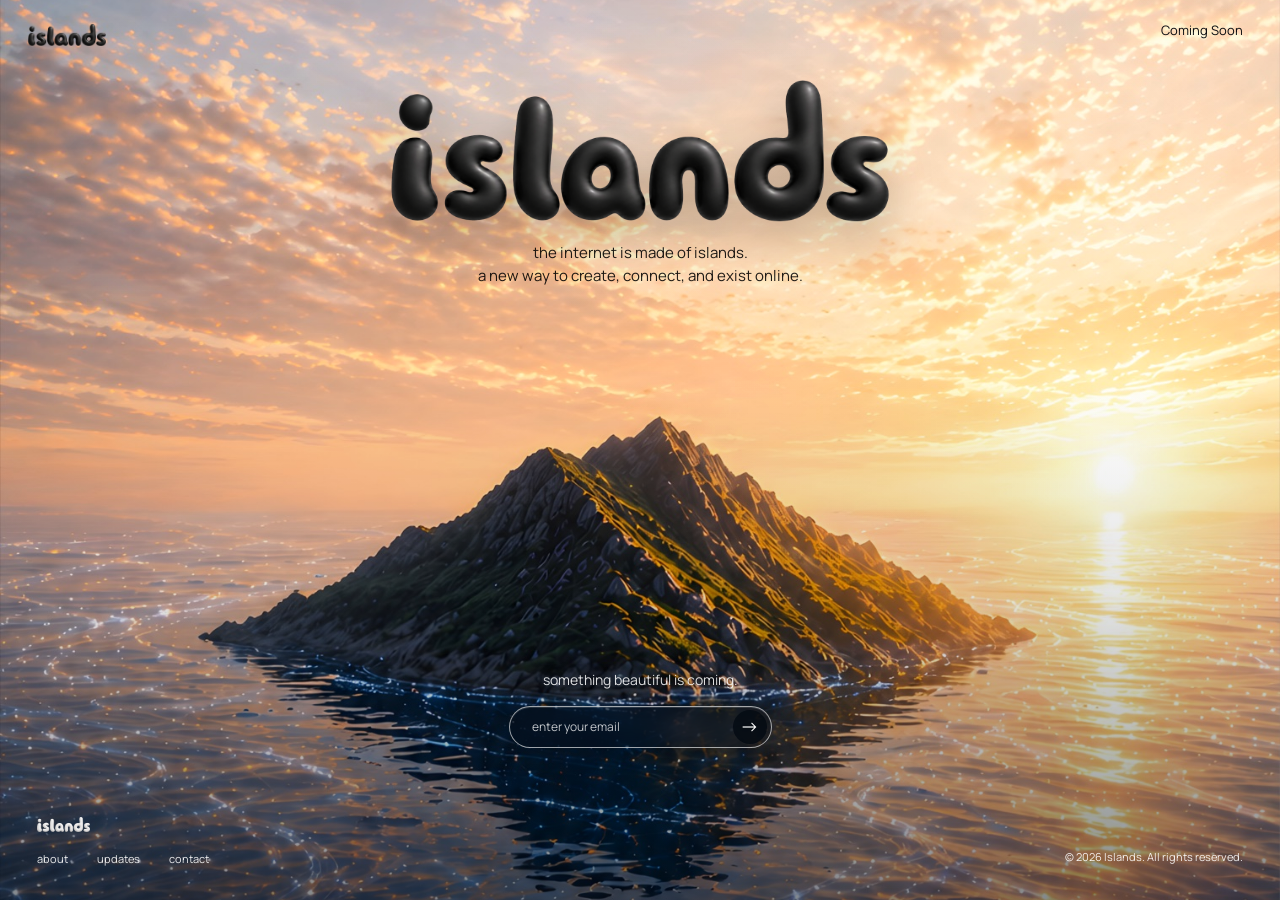
<file: index.html>
<!doctype html>
<html lang="en">
  <head>
    <meta charset="UTF-8" />
    <meta name="viewport" content="width=device-width, initial-scale=1.0" />
    <title>islands - Coming Soon</title>
    <meta
      name="description"
      content="The internet is made of islands. A new way to create, connect, and exist online."
    />
    <meta property="og:title" content="islands.bio" />
    <meta
      property="og:description"
      content="A new way to create, connect, and exist online."
    />
    <meta property="og:image" content="https://islands-bio.pages.dev/islands-bg-optimized.jpg" />
    <link rel="icon" href="./islands-word.png" type="image/png" />
    <link rel="preload" as="image" href="./islands-bg-optimized.jpg" />
    <link rel="preload" as="image" href="./islands-word.png" />
    <link rel="preconnect" href="https://fonts.googleapis.com" />
    <link rel="preconnect" href="https://fonts.gstatic.com" crossorigin />
    <link
      href="https://fonts.googleapis.com/css2?family=Manrope:wght@400;500;600;700&family=Newsreader:opsz,wght@6..72,500;6..72,600&display=swap"
      rel="stylesheet"
    />
    <link rel="stylesheet" href="./styles.css" />
  </head>
  <body>
    <a class="skip-link" href="#hero-title">Skip to content</a>
    <main class="stage" aria-labelledby="hero-title">
      <div class="hero-bg" aria-hidden="true"></div>

      <header class="site-header">
        <img class="header-mark" src="./islands-word.png" alt="islands" />
        <p>Coming Soon</p>
      </header>

      <section class="hero">
        <img id="hero-title" class="hero-wordmark" src="./islands-word.png" alt="islands" />
        <div class="intro-copy">
          <p>the internet is made of islands.</p>
          <p>a new way to create, connect, and exist online.</p>
        </div>
      </section>

      <section class="signup" aria-label="Email updates">
        <p>something beautiful is coming.</p>
        <form action="https://formsubmit.co/yoga@ethanhill.org" method="POST">
          <input type="hidden" name="_next" value="https://islands-bio.pages.dev/thanks.html" />
          <input type="hidden" name="_subject" value="New islands.bio waitlist signup" />
          <input type="hidden" name="_template" value="table" />
          <input type="hidden" name="_captcha" value="false" />
          <input type="text" name="_honey" class="honey-field" tabindex="-1" autocomplete="off" />
          <label class="sr-only" for="email">Email address</label>
          <input
            id="email"
            name="email"
            type="email"
            placeholder="enter your email"
            autocomplete="email"
            required
            aria-describedby="landing-form-status"
          />
          <button type="submit" aria-label="Join the waitlist">
            <span aria-hidden="true">→</span>
          </button>
        </form>
      </section>

      <footer class="site-footer">
        <div>
          <img class="footer-mark" src="./islands-word_white.png" alt="islands" />
          <nav aria-label="Footer">
            <a href="./about.html">about</a>
            <a href="#email">updates</a>
            <a href="mailto:hello@islands.bio">contact</a>
          </nav>
        </div>
        <p>© 2026 Islands. All rights reserved.</p>
      </footer>
    </main>
  </body>
</html>
</file>
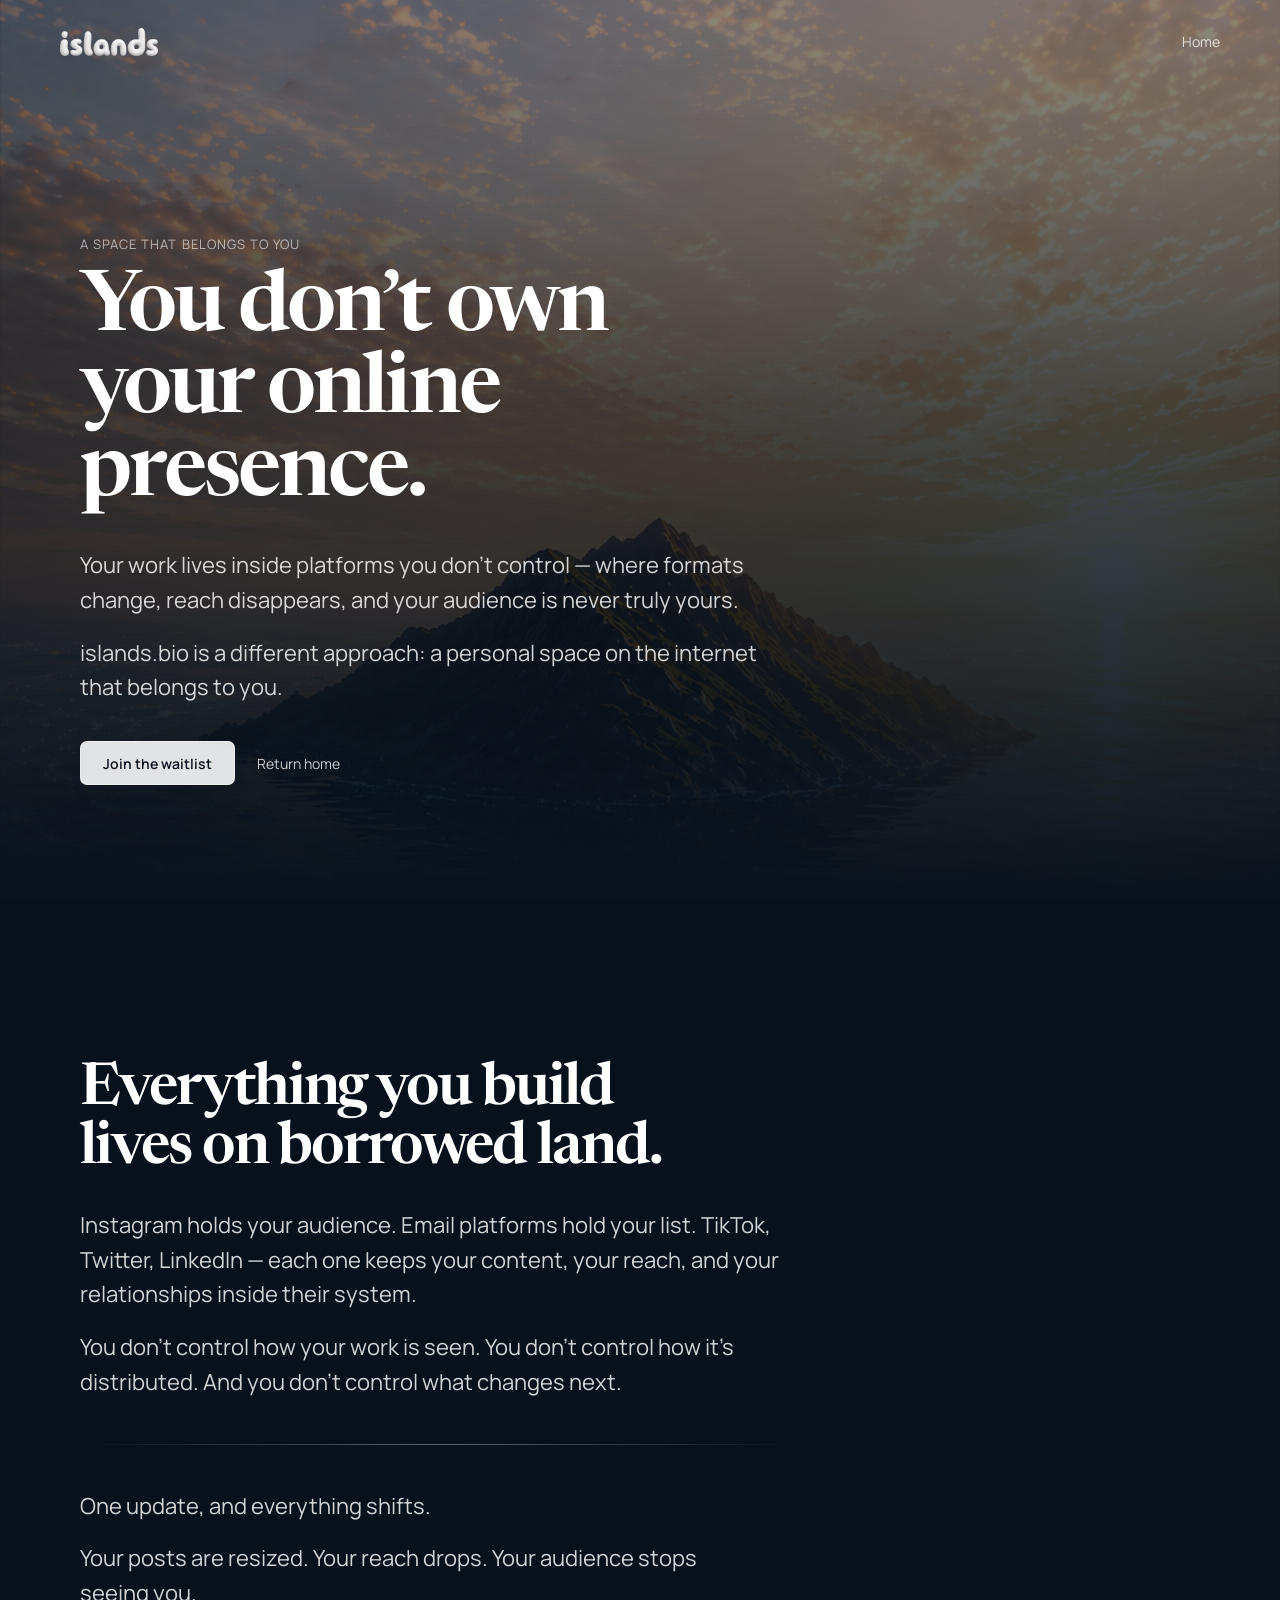
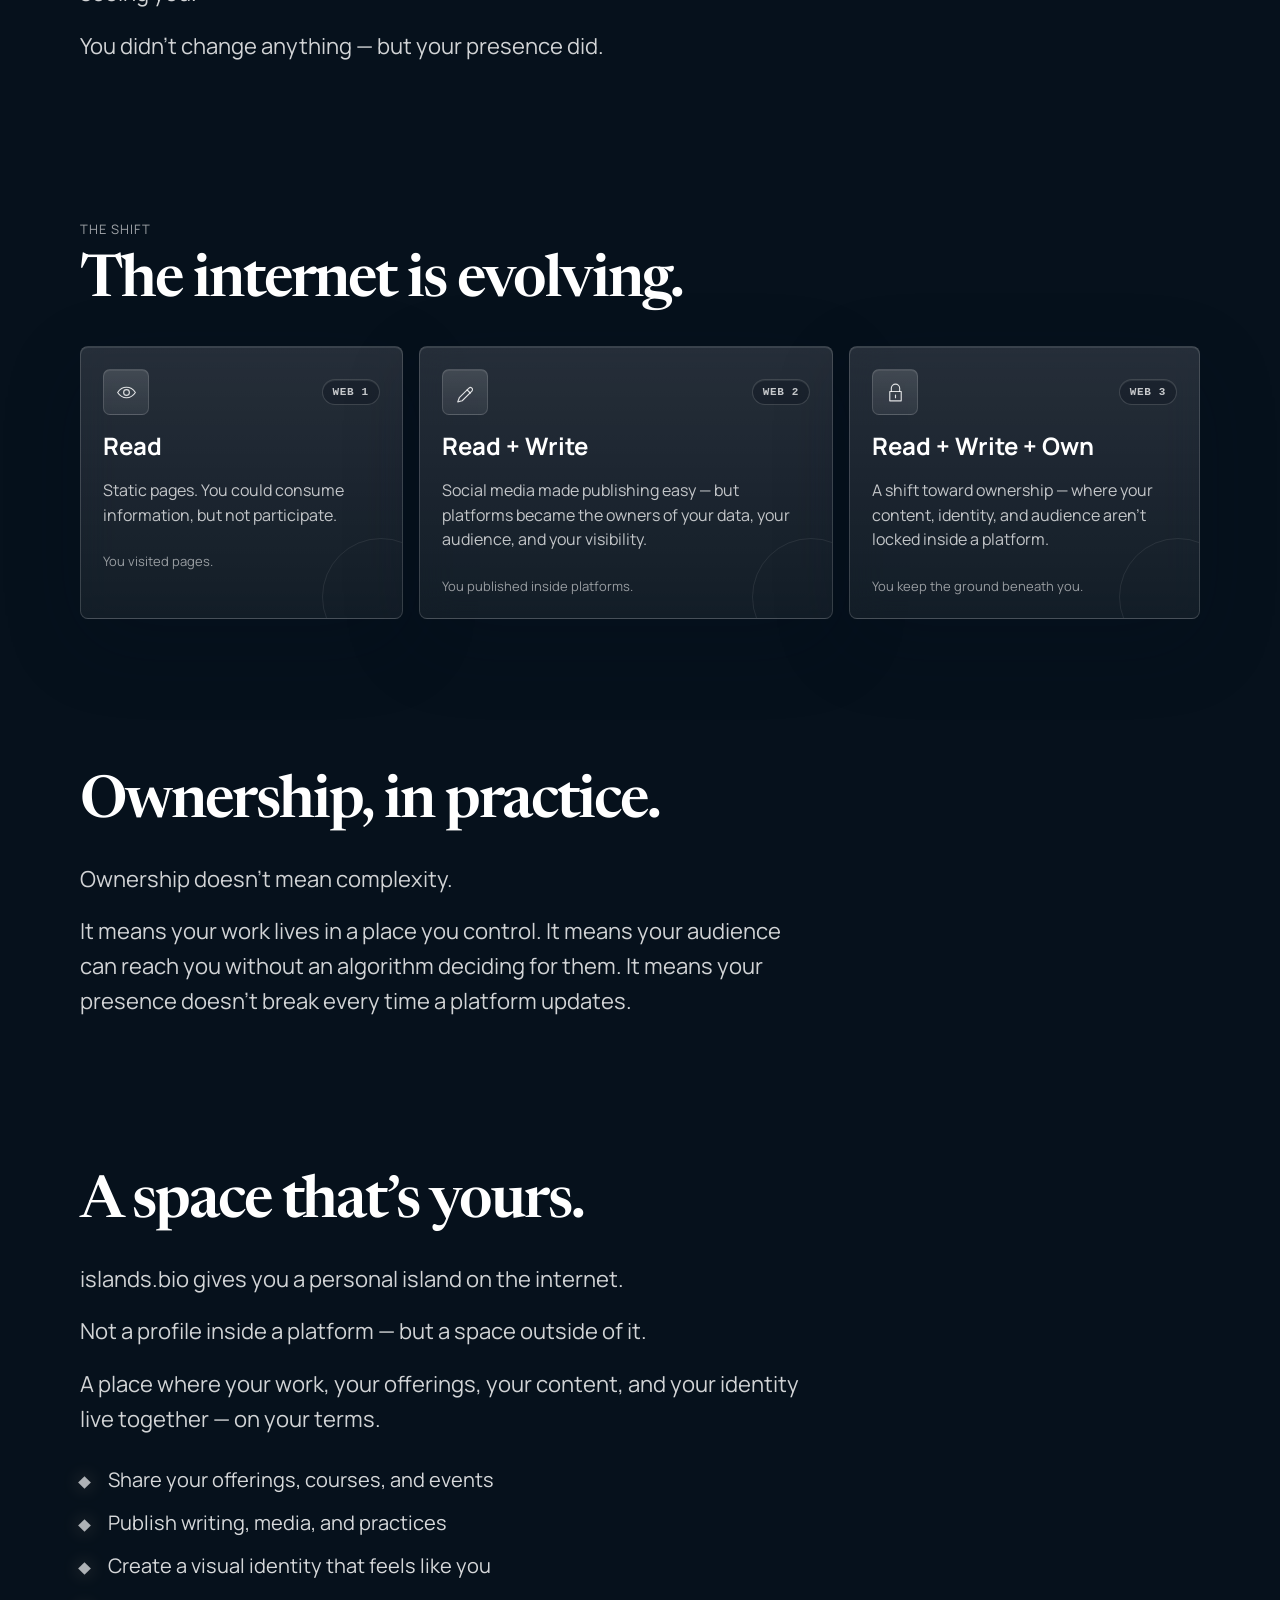
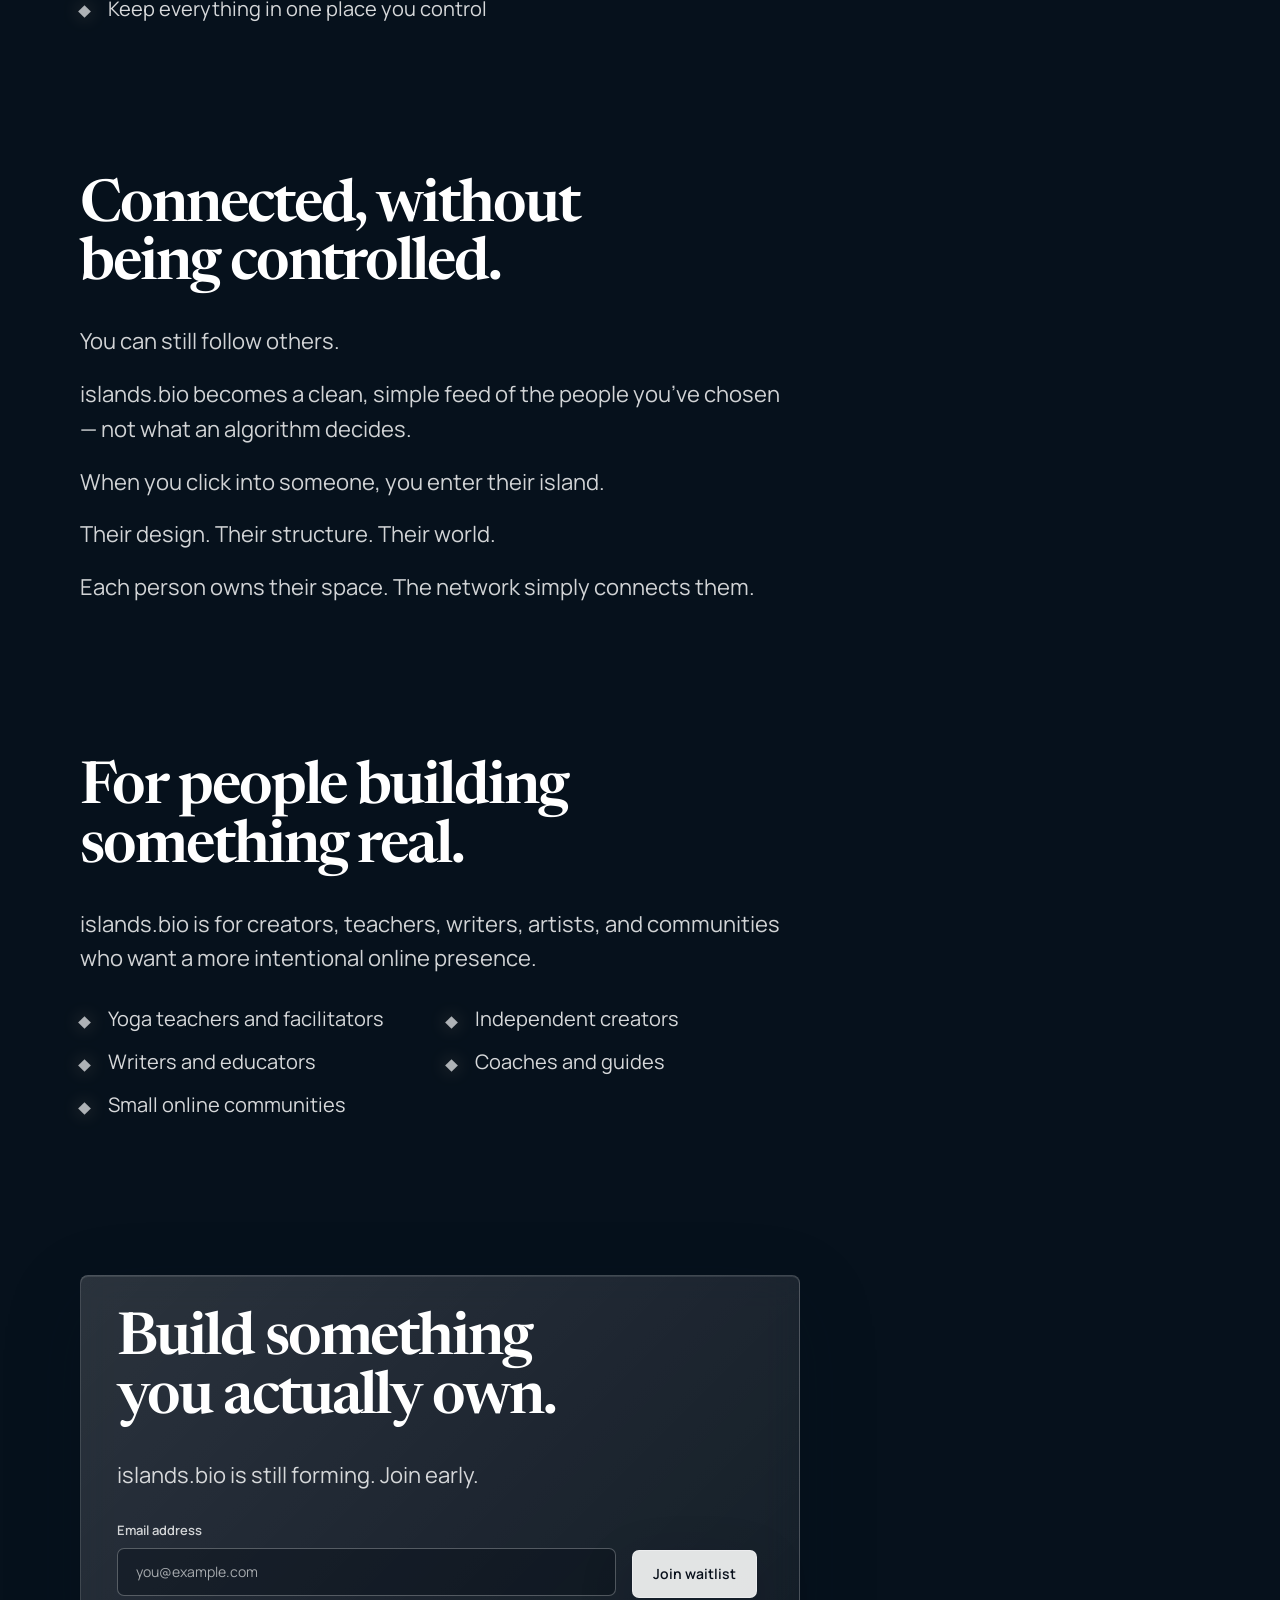
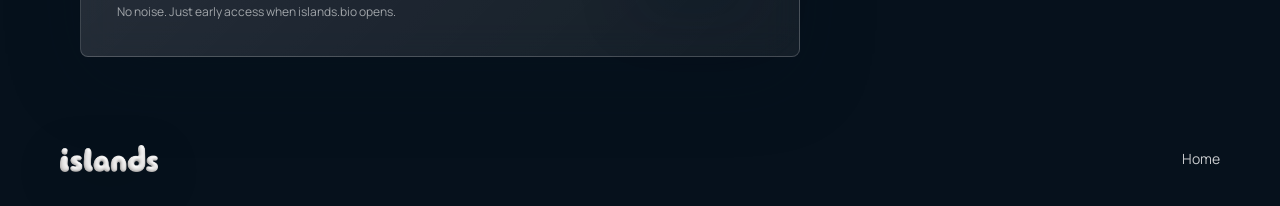
<file: about.html>
<!doctype html>
<html lang="en">
  <head>
    <meta charset="UTF-8" />
    <meta name="viewport" content="width=device-width, initial-scale=1.0" />
    <title>About islands.bio</title>
    <meta
      name="description"
      content="islands.bio is a personal space on the internet that belongs to you."
    />
    <meta property="og:title" content="About islands.bio" />
    <meta
      property="og:description"
      content="A personal space on the internet that belongs to you."
    />
    <meta property="og:image" content="https://islands-bio.pages.dev/islands-bg-optimized.jpg" />
    <link rel="icon" href="./islands-word.png" type="image/png" />
    <link rel="preload" as="image" href="./islands-bg-optimized.jpg" />
    <link rel="preload" as="image" href="./islands-word_white.png" />
    <link rel="preconnect" href="https://fonts.googleapis.com" />
    <link rel="preconnect" href="https://fonts.gstatic.com" crossorigin />
    <link
      href="https://fonts.googleapis.com/css2?family=Manrope:wght@400;500;600;700&family=Newsreader:opsz,wght@6..72,500;6..72,600&display=swap"
      rel="stylesheet"
    />
    <link rel="stylesheet" href="./styles.css" />
  </head>
  <body class="about-body">
    <a class="skip-link" href="#about-title">Skip to content</a>
    <div class="about-bg" aria-hidden="true"></div>

    <header class="about-nav">
      <a class="about-brand" href="./index.html" aria-label="islands.bio home">
        <img src="./islands-word_white.png" alt="islands" />
      </a>
      <a href="./index.html">Home</a>
    </header>

    <main class="about-page">
      <section class="about-hero" aria-labelledby="about-title">
        <p class="about-kicker">a space that belongs to you</p>
        <h1 id="about-title">You don’t own your online presence.</h1>
        <div class="about-lede">
          <p>
            Your work lives inside platforms you don’t control — where formats change, reach disappears,
            and your audience is never truly yours.
          </p>
          <p>
            islands.bio is a different approach: a personal space on the internet that belongs to you.
          </p>
        </div>
        <div class="about-actions" aria-label="About page actions">
          <a class="about-button" href="#join">Join the waitlist</a>
          <a class="about-home-link" href="./index.html">Return home</a>
        </div>
      </section>

      <section class="about-section">
        <h2>Everything you build lives on borrowed land.</h2>
        <div class="about-copy">
          <p>
            Instagram holds your audience. Email platforms hold your list. TikTok, Twitter, LinkedIn —
            each one keeps your content, your reach, and your relationships inside their system.
          </p>
          <p>
            You don’t control how your work is seen. You don’t control how it’s distributed. And you
            don’t control what changes next.
          </p>
        </div>
        <div class="about-divider" aria-hidden="true"></div>
        <div class="about-copy">
          <p>One update, and everything shifts.</p>
          <p>Your posts are resized. Your reach drops. Your audience stops seeing you.</p>
          <p>You didn’t change anything — but your presence did.</p>
        </div>
      </section>

      <section class="about-section about-section-wide">
        <div class="about-section-heading">
          <p class="about-kicker">the shift</p>
          <h2>The internet is evolving.</h2>
        </div>
        <div class="web-cards" aria-label="Web evolution">
          <article class="web-card web-card-small">
            <div class="web-card-top">
              <span class="web-icon" aria-hidden="true">
                <svg viewBox="0 0 48 48" focusable="false">
                  <path d="M7 24s6.5-10 17-10 17 10 17 10-6.5 10-17 10S7 24 7 24Z" />
                  <circle cx="24" cy="24" r="5.5" />
                </svg>
              </span>
              <p class="web-label">Web 1</p>
            </div>
            <h3>Read</h3>
            <p>Static pages. You could consume information, but not participate.</p>
            <p class="web-note">You visited pages.</p>
          </article>
          <article class="web-card web-card-large">
            <div class="web-card-top">
              <span class="web-icon" aria-hidden="true">
                <svg viewBox="0 0 48 48" focusable="false">
                  <path d="M14 34 32.5 15.5a4 4 0 0 1 5.7 5.7L19.6 39.8 11 42l3-8Z" />
                  <path d="m29 19 6 6" />
                </svg>
              </span>
              <p class="web-label">Web 2</p>
            </div>
            <h3>Read + Write</h3>
            <p>
              Social media made publishing easy — but platforms became the owners of your data, your
              audience, and your visibility.
            </p>
            <p class="web-note">You published inside platforms.</p>
          </article>
          <article class="web-card web-card-small web-card-own">
            <div class="web-card-top">
              <span class="web-icon" aria-hidden="true">
                <svg viewBox="0 0 48 48" focusable="false">
                  <path d="M16 22v-6a8 8 0 0 1 16 0v6" />
                  <path d="M13 22h22v18H13z" />
                  <path d="M24 29v5" />
                </svg>
              </span>
              <p class="web-label">Web 3</p>
            </div>
            <h3>Read + Write + Own</h3>
            <p>
              A shift toward ownership — where your content, identity, and audience aren’t locked inside
              a platform.
            </p>
            <p class="web-note">You keep the ground beneath you.</p>
          </article>
        </div>
      </section>

      <section class="about-section">
        <h2>Ownership, in practice.</h2>
        <div class="about-copy">
          <p>Ownership doesn’t mean complexity.</p>
          <p>
            It means your work lives in a place you control. It means your audience can reach you without
            an algorithm deciding for them. It means your presence doesn’t break every time a platform
            updates.
          </p>
        </div>
      </section>

      <section class="about-section">
        <h2>A space that’s yours.</h2>
        <div class="about-copy">
          <p>islands.bio gives you a personal island on the internet.</p>
          <p>Not a profile inside a platform — but a space outside of it.</p>
          <p>
            A place where your work, your offerings, your content, and your identity live together — on
            your terms.
          </p>
        </div>
        <ul class="about-list">
          <li>Share your offerings, courses, and events</li>
          <li>Publish writing, media, and practices</li>
          <li>Create a visual identity that feels like you</li>
          <li>Keep everything in one place you control</li>
        </ul>
      </section>

      <section class="about-section">
        <h2>Connected, without being controlled.</h2>
        <div class="about-copy">
          <p>You can still follow others.</p>
          <p>
            islands.bio becomes a clean, simple feed of the people you’ve chosen — not what an algorithm
            decides.
          </p>
          <p>When you click into someone, you enter their island.</p>
          <p>Their design. Their structure. Their world.</p>
          <p>Each person owns their space. The network simply connects them.</p>
        </div>
      </section>

      <section class="about-section">
        <h2>For people building something real.</h2>
        <div class="about-copy">
          <p>
            islands.bio is for creators, teachers, writers, artists, and communities who want a more
            intentional online presence.
          </p>
        </div>
        <ul class="about-list compact-list">
          <li>Yoga teachers and facilitators</li>
          <li>Independent creators</li>
          <li>Writers and educators</li>
          <li>Coaches and guides</li>
          <li>Small online communities</li>
        </ul>
      </section>

      <section id="join" class="about-section closing-cta">
        <h2>Build something you actually own.</h2>
        <p>islands.bio is still forming. Join early.</p>
        <form class="about-form" action="https://formsubmit.co/yoga@ethanhill.org" method="POST">
          <input type="hidden" name="_next" value="https://islands-bio.pages.dev/thanks.html" />
          <input type="hidden" name="_subject" value="New islands.bio waitlist signup" />
          <input type="hidden" name="_template" value="table" />
          <input type="hidden" name="_captcha" value="false" />
          <input type="text" name="_honey" class="honey-field" tabindex="-1" autocomplete="off" />
          <div class="about-field">
            <label for="about-email">Email address</label>
            <input
              id="about-email"
              name="email"
              type="email"
              placeholder="you@example.com"
              autocomplete="email"
              required
              aria-describedby="about-email-help"
            />
            <p id="about-email-help">No noise. Just early access when islands.bio opens.</p>
          </div>
          <button type="submit">Join waitlist</button>
        </form>
      </section>
    </main>

    <footer class="about-footer">
      <a class="about-brand" href="./index.html" aria-label="islands.bio home">
        <img src="./islands-word_white.png" alt="islands" />
      </a>
      <a href="./index.html">Home</a>
    </footer>
  </body>
</html>
</file>
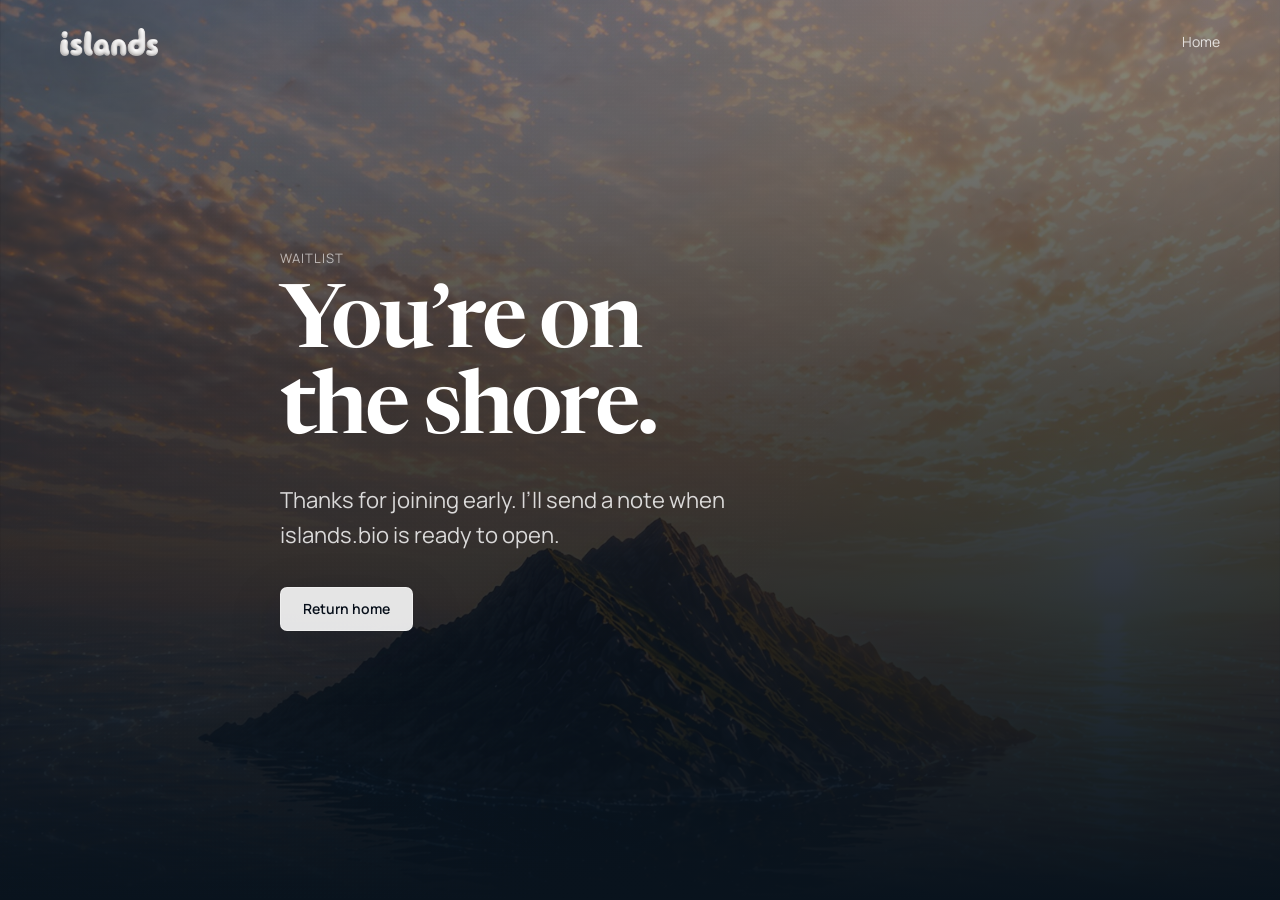
<file: thanks.html>
<!doctype html>
<html lang="en">
  <head>
    <meta charset="UTF-8" />
    <meta name="viewport" content="width=device-width, initial-scale=1.0" />
    <title>You're on the shore — islands.bio</title>
    <meta name="description" content="Thanks for joining the islands.bio waitlist." />
    <meta property="og:title" content="You're on the shore — islands.bio" />
    <meta property="og:description" content="Thanks for joining the islands.bio waitlist." />
    <meta property="og:image" content="https://islands-bio.pages.dev/islands-bg-optimized.jpg" />
    <link rel="icon" href="./islands-word.png" type="image/png" />
    <link rel="preload" as="image" href="./islands-bg-optimized.jpg" />
    <link rel="preload" as="image" href="./islands-word_white.png" />
    <link rel="preconnect" href="https://fonts.googleapis.com" />
    <link rel="preconnect" href="https://fonts.gstatic.com" crossorigin />
    <link
      href="https://fonts.googleapis.com/css2?family=Manrope:wght@400;500;600;700&family=Newsreader:opsz,wght@6..72,500;6..72,600&display=swap"
      rel="stylesheet"
    />
    <link rel="stylesheet" href="./styles.css" />
  </head>
  <body class="about-body">
    <a class="skip-link" href="#thanks-title">Skip to content</a>
    <div class="about-bg" aria-hidden="true"></div>

    <header class="about-nav">
      <a class="about-brand" href="./index.html" aria-label="islands.bio home">
        <img src="./islands-word_white.png" alt="islands" />
      </a>
      <a href="./index.html">Home</a>
    </header>

    <main class="not-found-page" aria-labelledby="thanks-title">
      <p class="about-kicker">waitlist</p>
      <h1 id="thanks-title">You’re on the shore.</h1>
      <p>Thanks for joining early. I’ll send a note when islands.bio is ready to open.</p>
      <a class="about-button" href="./index.html">Return home</a>
    </main>
  </body>
</html>
</file>
<file: styles.css>
:root {
  --ink: #0c0d11;
  --deep: #06111c;
  --white: #fff;
  --soft-white: rgba(255, 255, 255, 0.86);
  --line: rgba(255, 255, 255, 0.62);
  --font-sans: "Manrope", "Avenir Next", "Helvetica Neue", Arial, sans-serif;
  --font-serif: "Newsreader", Georgia, serif;
  --font-mono: "SF Mono", "Geist Mono", "JetBrains Mono", "IBM Plex Mono", Consolas, monospace;
}

* {
  box-sizing: border-box;
}

html,
body {
  min-height: 100%;
  margin: 0;
  scroll-behavior: smooth;
}

body {
  min-height: 100svh;
  display: grid;
  place-items: center;
  padding: 0;
  color: var(--ink);
  background: var(--white);
  font-family: var(--font-sans);
  letter-spacing: 0;
}

a {
  color: inherit;
  text-decoration: none;
}

a,
button,
input {
  transition:
    color 220ms cubic-bezier(0.16, 1, 0.3, 1),
    background-color 220ms cubic-bezier(0.16, 1, 0.3, 1),
    border-color 220ms cubic-bezier(0.16, 1, 0.3, 1),
    opacity 220ms cubic-bezier(0.16, 1, 0.3, 1),
    transform 220ms cubic-bezier(0.16, 1, 0.3, 1);
}

a:focus-visible,
button:focus-visible,
input:focus-visible {
  outline: 2px solid rgba(255, 255, 255, 0.86);
  outline-offset: 4px;
}

button:active,
.about-button:active {
  transform: scale(0.98);
}

.skip-link {
  position: fixed;
  left: 18px;
  top: 18px;
  z-index: 5;
  padding: 10px 14px;
  border-radius: 6px;
  color: #07121d;
  background: rgba(255, 255, 255, 0.92);
  transform: translateY(-72px);
}

.skip-link:focus {
  transform: translateY(0);
}

.stage {
  position: relative;
  width: 100vw;
  min-height: 100svh;
  overflow: hidden;
  isolation: isolate;
  border-radius: 0;
  display: grid;
  grid-template-rows: auto 1fr auto auto;
  padding: 31px 37px 35px;
  box-shadow: 0 1px 0 rgba(9, 12, 16, 0.08);
}

.hero-bg {
  position: absolute;
  inset: 0;
  z-index: -2;
  background-image: url("./islands-bg-optimized.jpg");
  background-size: cover;
  background-position: 50% 43%;
  filter: saturate(1.02) contrast(1.01);
}

.hero-bg::after {
  content: "";
  position: absolute;
  inset: 0;
  z-index: 1;
  background:
    linear-gradient(to bottom, rgba(255, 255, 255, 0.03), transparent 42%, rgba(0, 8, 18, 0.11) 66%, rgba(0, 8, 18, 0.48) 100%),
    radial-gradient(circle at 72% 17%, rgba(255, 230, 180, 0.12), transparent 34%);
  pointer-events: none;
}

.site-header,
.site-footer {
  display: flex;
  align-items: flex-start;
  justify-content: space-between;
  gap: 24px;
}

.site-header {
  font-size: 13px;
  line-height: 1;
  transform: translateY(-7px);
}

.site-header p,
.site-footer p,
.signup p,
.intro-copy p {
  margin: 0;
}

.header-mark {
  width: 78px;
  height: auto;
  display: block;
  transform: translateX(-9px);
}

.hero {
  align-self: start;
  justify-self: center;
  width: 100%;
  padding-top: clamp(22px, calc(8.6svh - 50px), 44px);
  text-align: center;
}

.hero-wordmark {
  width: min(500px, 60vw);
  height: auto;
  display: block;
  margin: 0 auto;
  filter: drop-shadow(0 18px 24px rgba(0, 0, 0, 0.24));
}

.intro-copy {
  margin-top: 19px;
  font-size: 15px;
  line-height: 1.55;
  color: rgba(0, 0, 0, 0.88);
  text-shadow: 0 1px 18px rgba(255, 255, 255, 0.34);
}

.signup {
  justify-self: center;
  align-self: end;
  width: min(263px, 100%);
  margin-bottom: 69px;
  color: var(--soft-white);
  text-align: center;
  font-size: 14px;
  line-height: 1.2;
  text-shadow: 0 1px 18px rgba(0, 0, 0, 0.42);
}

.signup form {
  position: relative;
  height: 42px;
  margin-top: 17px;
  padding: 4px;
  display: flex;
  align-items: center;
  border: 1px solid var(--line);
  border-radius: 999px;
  background: rgba(5, 17, 30, 0.21);
  box-shadow: inset 0 1px 0 rgba(255, 255, 255, 0.14);
  backdrop-filter: blur(14px);
}

.signup input {
  min-width: 0;
  flex: 1;
  height: 100%;
  border: 0;
  outline: 0;
  padding: 0 18px;
  color: var(--white);
  background: transparent;
  font: inherit;
  font-size: 12px;
}

.signup input::placeholder {
  color: rgba(255, 255, 255, 0.75);
}

.signup button {
  width: 34px;
  height: 34px;
  border: 0;
  border-radius: 50%;
  display: grid;
  place-items: center;
  flex: 0 0 auto;
  color: var(--white);
  background: rgba(3, 9, 18, 0.78);
  font: inherit;
  font-size: 19px;
  line-height: 1;
  cursor: pointer;
  transition: transform 160ms ease, background-color 160ms ease;
}

.signup button:hover,
.signup button:focus-visible {
  transform: translateX(2px);
  background: rgba(3, 9, 18, 0.95);
}

.form-status {
  position: absolute;
  left: 50%;
  top: calc(100% + 12px);
  width: max-content;
  max-width: 100%;
  color: rgba(255, 255, 255, 0.78);
  font-size: 12px;
  opacity: 0;
  pointer-events: none;
  transform: translateX(-50%) translateY(-4px);
}

form[data-sent="true"] .form-status {
  opacity: 1;
  transform: translateX(-50%) translateY(0);
}

.honey-field {
  position: absolute;
  left: -10000px;
  width: 1px;
  height: 1px;
  opacity: 0;
  pointer-events: none;
}

.site-footer {
  color: var(--white);
  font-size: 11px;
  line-height: 1.1;
}

.footer-mark {
  width: 53px;
  height: auto;
  display: block;
  margin-bottom: 21px;
}

.site-footer nav {
  display: flex;
  align-items: center;
  gap: 29px;
}

.site-footer a,
.site-footer p {
  color: rgba(255, 255, 255, 0.9);
}

.site-footer a:hover,
.site-footer a:focus-visible {
  color: var(--white);
}

.site-footer > p {
  align-self: end;
  margin-bottom: 2px;
}

.sr-only {
  position: absolute;
  width: 1px;
  height: 1px;
  padding: 0;
  overflow: hidden;
  white-space: nowrap;
  clip: rect(0, 0, 0, 0);
  border: 0;
}

@media (max-width: 700px) {
  body {
    padding: 12px;
  }

  .stage {
    width: calc(100vw - 24px);
    min-height: calc(100svh - 24px);
    border-radius: 26px;
    padding: 24px 26px 29px;
  }

  .hero-bg {
    background-position: 50% 50%;
  }

  .header-mark {
    width: 78px;
  }

  .site-header {
    font-size: 12px;
  }

  .hero {
    padding-top: 13svh;
  }

  .hero-wordmark {
    width: min(440px, 80vw);
  }

  .intro-copy {
    margin-top: 18px;
    font-size: 14px;
  }

  .signup {
    margin-bottom: 46px;
  }

  .site-footer {
    display: grid;
    gap: 18px;
  }

  .footer-mark {
    margin-bottom: 17px;
  }

  .site-footer nav {
    gap: 24px;
  }

  .site-footer > p {
    justify-self: start;
  }
}

@media (max-height: 760px) {
  .hero {
    padding-top: 10svh;
  }

  .signup {
    margin-bottom: 36px;
  }
}

.about-body {
  display: block;
  min-height: 100svh;
  padding: 0;
  color: rgba(255, 255, 255, 0.9);
  background: var(--deep);
}

.about-body::after {
  content: "";
  position: fixed;
  inset: 0;
  z-index: -1;
  pointer-events: none;
  opacity: 0.1;
  background-image:
    linear-gradient(115deg, transparent 0%, rgba(255, 255, 255, 0.08) 44%, transparent 68%),
    radial-gradient(circle at 20% 20%, rgba(255, 255, 255, 0.06) 0 1px, transparent 1px);
  background-size: auto, 4px 4px;
  mix-blend-mode: soft-light;
}

.about-bg {
  position: fixed;
  inset: 0;
  z-index: -2;
  background-image: url("./islands-bg-optimized.jpg");
  background-size: cover;
  background-position: 50% 34%;
  filter: saturate(0.95) contrast(0.98);
}

.about-bg::after {
  content: "";
  position: absolute;
  inset: 0;
  background:
    linear-gradient(180deg, rgba(3, 9, 17, 0.44), rgba(3, 9, 17, 0.72) 42%, var(--deep) 100%),
    radial-gradient(circle at 72% 9%, rgba(255, 217, 168, 0.24), transparent 34%);
}

.about-nav,
.about-footer {
  width: min(1160px, calc(100% - 48px));
  margin: 0 auto;
  display: flex;
  align-items: center;
  justify-content: space-between;
  gap: 24px;
}

.about-nav {
  padding: 28px 0;
}

.about-nav > a:last-child,
.about-footer > a:last-child,
.about-home-link {
  color: rgba(255, 255, 255, 0.78);
  font-size: 14px;
}

.about-nav > a:last-child:hover,
.about-footer > a:last-child:hover,
.about-home-link:hover {
  color: #fff;
}

.about-brand {
  display: inline-block;
  color: #fff;
  line-height: 1;
}

.about-brand img {
  width: 98px;
  height: auto;
  display: block;
  filter: drop-shadow(0 9px 24px rgba(0, 0, 0, 0.22));
}

.about-page {
  width: min(1120px, calc(100% - 48px));
  margin: 0 auto;
  padding: clamp(58px, 8vw, 112px) 0 88px;
}

.about-hero,
.about-section {
  width: min(720px, 100%);
}

.about-hero {
  min-height: min(720px, calc(100svh - 98px));
  display: grid;
  align-content: center;
  padding-bottom: 72px;
}

.about-kicker {
  margin: 0 0 16px;
  color: rgba(255, 255, 255, 0.62);
  font-size: 13px;
  letter-spacing: 0.08em;
  text-transform: uppercase;
}

.about-hero h1,
.about-section h2 {
  margin: 0;
  color: #fff;
  font-family: var(--font-serif);
  font-weight: 600;
  letter-spacing: -0.035em;
  text-wrap: balance;
}

.about-hero h1 {
  max-width: 680px;
  font-size: clamp(48px, 6.6vw, 84px);
  line-height: 0.98;
}

.about-lede,
.about-copy,
.closing-cta > p {
  color: rgba(255, 255, 255, 0.82);
  font-size: clamp(18px, 2vw, 22px);
  line-height: 1.58;
  text-wrap: pretty;
}

.about-lede {
  margin-top: 32px;
  max-width: 700px;
}

.about-lede p,
.about-copy p {
  margin: 0;
}

.about-lede p + p,
.about-copy p + p {
  margin-top: 18px;
}

.about-actions {
  margin-top: 36px;
  display: flex;
  align-items: center;
  gap: 22px;
  flex-wrap: wrap;
}

.about-button,
.about-form button {
  border: 1px solid rgba(255, 255, 255, 0.34);
  border-radius: 7px;
  color: #08101b;
  background: rgba(255, 255, 255, 0.88);
  box-shadow: 0 20px 56px rgba(4, 16, 28, 0.2);
  font: inherit;
  font-size: 14px;
  font-weight: 600;
  cursor: pointer;
}

.about-button:hover,
.about-form button:hover {
  background: #fff;
}

.about-button {
  display: inline-flex;
  align-items: center;
  min-height: 44px;
  padding: 0 22px;
}

.about-section {
  margin-top: clamp(96px, 13vw, 156px);
}

.about-section h2 {
  font-size: clamp(36px, 4.6vw, 60px);
  line-height: 1;
}

.about-copy,
.about-list,
.closing-cta > p,
.about-form {
  margin-top: 28px;
}

.about-divider {
  width: 100%;
  height: 1px;
  margin: 44px 0;
  background: linear-gradient(90deg, transparent, rgba(255, 255, 255, 0.34), transparent);
}

.about-section-wide {
  width: 100%;
}

.about-section-heading {
  width: min(720px, 100%);
}

.web-cards {
  margin-top: 34px;
  display: grid;
  grid-template-columns: minmax(0, 0.92fr) minmax(0, 1.18fr) minmax(0, 1fr);
  align-items: stretch;
  gap: 16px;
}

.web-card {
  min-height: 244px;
  padding: 22px;
  border: 1px solid rgba(255, 255, 255, 0.16);
  border-radius: 8px;
  background:
    linear-gradient(180deg, rgba(255, 255, 255, 0.13), rgba(255, 255, 255, 0.055)),
    rgba(6, 17, 28, 0.4);
  box-shadow:
    inset 0 1px 0 rgba(255, 255, 255, 0.1),
    0 24px 80px rgba(4, 16, 28, 0.2);
  backdrop-filter: blur(18px);
  display: grid;
  align-content: start;
  gap: 18px;
  overflow: hidden;
  position: relative;
}

.web-card::after {
  content: "";
  position: absolute;
  right: -38px;
  bottom: -38px;
  width: 116px;
  height: 116px;
  border: 1px solid rgba(255, 255, 255, 0.08);
  border-radius: 50%;
}

.web-card h3 {
  margin: 0;
  color: #fff;
  font-size: 24px;
  line-height: 1.1;
}

.web-card > p:not(.web-note) {
  margin: 0;
  color: rgba(255, 255, 255, 0.74);
  font-size: 16px;
  line-height: 1.55;
}

.web-card-top {
  display: flex;
  align-items: center;
  justify-content: space-between;
  gap: 14px;
}

.web-card-top .web-label {
  margin: 0;
}

.web-label {
  display: inline-flex;
  align-items: center;
  min-height: 26px;
  padding: 0 10px;
  border: 1px solid rgba(255, 255, 255, 0.16);
  border-radius: 999px;
  color: rgba(255, 255, 255, 0.76);
  background: rgba(2, 10, 18, 0.24);
  box-shadow: inset 0 1px 0 rgba(255, 255, 255, 0.08);
  font-family: var(--font-mono);
  font-size: 11px;
  font-weight: 600;
  letter-spacing: 0.06em;
  line-height: 1;
  text-transform: uppercase;
}

.web-icon {
  width: 46px;
  height: 46px;
  display: grid;
  place-items: center;
  border: 1px solid rgba(255, 255, 255, 0.14);
  border-radius: 7px;
  color: rgba(255, 255, 255, 0.84);
  background:
    linear-gradient(180deg, rgba(255, 255, 255, 0.11), rgba(255, 255, 255, 0.04)),
    rgba(255, 255, 255, 0.03);
  box-shadow: inset 0 1px 0 rgba(255, 255, 255, 0.08);
}

.web-icon svg {
  width: 25px;
  height: 25px;
}

.web-icon path,
.web-icon circle {
  fill: none;
  stroke: currentColor;
  stroke-width: 2.2;
  stroke-linecap: round;
  stroke-linejoin: round;
}

.web-note {
  align-self: end;
  margin: 8px 0 0;
  color: rgba(255, 255, 255, 0.56);
  font-size: 13px;
  line-height: 1.35;
}

.about-list {
  display: grid;
  gap: 14px;
  padding: 0;
  list-style: none;
  color: rgba(255, 255, 255, 0.84);
  font-size: clamp(17px, 1.8vw, 20px);
  line-height: 1.45;
}

.about-list li {
  position: relative;
  padding-left: 28px;
}

.about-list li::before {
  content: "";
  position: absolute;
  left: 0;
  top: 0.68em;
  width: 9px;
  height: 9px;
  background: rgba(255, 255, 255, 0.68);
  box-shadow: 0 0 18px rgba(255, 218, 166, 0.3);
  transform: rotate(45deg);
}

.compact-list {
  grid-template-columns: repeat(2, minmax(0, 1fr));
}

.closing-cta {
  padding: 36px;
  border: 1px solid rgba(255, 255, 255, 0.18);
  border-radius: 8px;
  background:
    linear-gradient(135deg, rgba(255, 255, 255, 0.15), rgba(255, 255, 255, 0.06)),
    rgba(5, 16, 28, 0.42);
  box-shadow:
    inset 0 1px 0 rgba(255, 255, 255, 0.1),
    0 24px 80px rgba(4, 16, 28, 0.18);
  backdrop-filter: blur(18px);
}

.closing-cta > p {
  margin-bottom: 0;
}

.about-form {
  display: flex;
  align-items: flex-start;
  gap: 16px;
  max-width: 640px;
  position: relative;
}

.about-field {
  flex: 1;
  min-width: 0;
}

.about-field label {
  display: block;
  margin-bottom: 9px;
  color: rgba(255, 255, 255, 0.8);
  font-size: 13px;
  font-weight: 600;
}

.about-field p {
  margin: 8px 0 0;
  color: rgba(255, 255, 255, 0.58);
  font-size: 12px;
  line-height: 1.35;
}

.about-form input {
  min-width: 0;
  width: 100%;
  flex: 1;
  height: 48px;
  border: 1px solid rgba(255, 255, 255, 0.28);
  border-radius: 7px;
  outline: 0;
  padding: 0 18px;
  color: #fff;
  background: rgba(2, 10, 18, 0.34);
  font: inherit;
  font-size: 14px;
}

.about-form input::placeholder {
  color: rgba(255, 255, 255, 0.62);
}

.about-form button {
  height: 48px;
  padding: 0 20px;
  margin-top: 29px;
  white-space: nowrap;
}

.about-form .form-status {
  left: 0;
  top: calc(100% + 13px);
  transform: translateY(-4px);
}

.about-form[data-sent="true"] .form-status {
  transform: translateY(0);
}

.about-footer {
  padding: 0 0 34px;
}

.not-found-page {
  width: min(720px, calc(100% - 48px));
  min-height: calc(100svh - 98px);
  margin: 0 auto;
  display: grid;
  align-content: center;
  padding-bottom: 90px;
}

.not-found-page h1 {
  margin: 0;
  color: #fff;
  font-family: var(--font-serif);
  font-size: clamp(48px, 7vw, 88px);
  font-weight: 600;
  line-height: 0.98;
  letter-spacing: -0.035em;
  text-wrap: balance;
}

.not-found-page > p:not(.about-kicker) {
  max-width: 520px;
  margin: 28px 0 34px;
  color: rgba(255, 255, 255, 0.82);
  font-size: clamp(18px, 2vw, 22px);
  line-height: 1.58;
}

.not-found-page .about-button {
  justify-self: start;
}

.island-pending-page {
  width: min(780px, calc(100% - 48px));
}

.island-pending-page strong {
  color: #fff;
  font-weight: 700;
}

.pending-island-actions {
  display: flex;
  align-items: center;
  gap: 22px;
  flex-wrap: wrap;
}

.pending-island-meta {
  width: min(520px, 100%);
  margin: 38px 0 0;
  display: grid;
  grid-template-columns: repeat(2, minmax(0, 1fr));
  gap: 10px;
}

.pending-island-meta div {
  padding: 16px;
  border: 1px solid rgba(255, 255, 255, 0.16);
  border-radius: 8px;
  background:
    linear-gradient(180deg, rgba(255, 255, 255, 0.11), rgba(255, 255, 255, 0.04)),
    rgba(6, 17, 28, 0.4);
  box-shadow: inset 0 1px 0 rgba(255, 255, 255, 0.08);
}

.pending-island-meta dt {
  margin: 0 0 8px;
  color: rgba(255, 255, 255, 0.58);
  font-family: var(--font-mono);
  font-size: 11px;
  font-weight: 700;
  letter-spacing: 0.06em;
  text-transform: uppercase;
}

.pending-island-meta dd {
  margin: 0;
  color: rgba(255, 255, 255, 0.86);
  font-size: 14px;
  font-weight: 650;
  overflow-wrap: anywhere;
}

@media (max-width: 820px) {
  .about-nav,
  .about-footer,
  .about-page {
    width: min(100% - 34px, 720px);
  }

  .about-page {
    padding-top: 54px;
  }

  .about-hero {
    min-height: auto;
    padding: 62px 0 24px;
  }

  .web-cards,
  .compact-list {
    grid-template-columns: 1fr;
  }

  .web-card {
    min-height: auto;
  }

  .about-form {
    display: grid;
  }

  .about-form button,
  .about-form input {
    width: 100%;
  }

  .about-form button {
    margin-top: 0;
  }

  .about-form .form-status {
    width: max-content;
  }
}

@media (max-width: 520px) {
  .about-brand img {
    width: 84px;
  }

  .about-hero h1 {
    font-size: 42px;
  }

  .about-lede,
  .about-copy,
  .closing-cta > p {
    font-size: 17px;
  }

  .about-section {
    margin-top: 88px;
  }

  .closing-cta {
    padding: 26px;
  }
}
</file>
